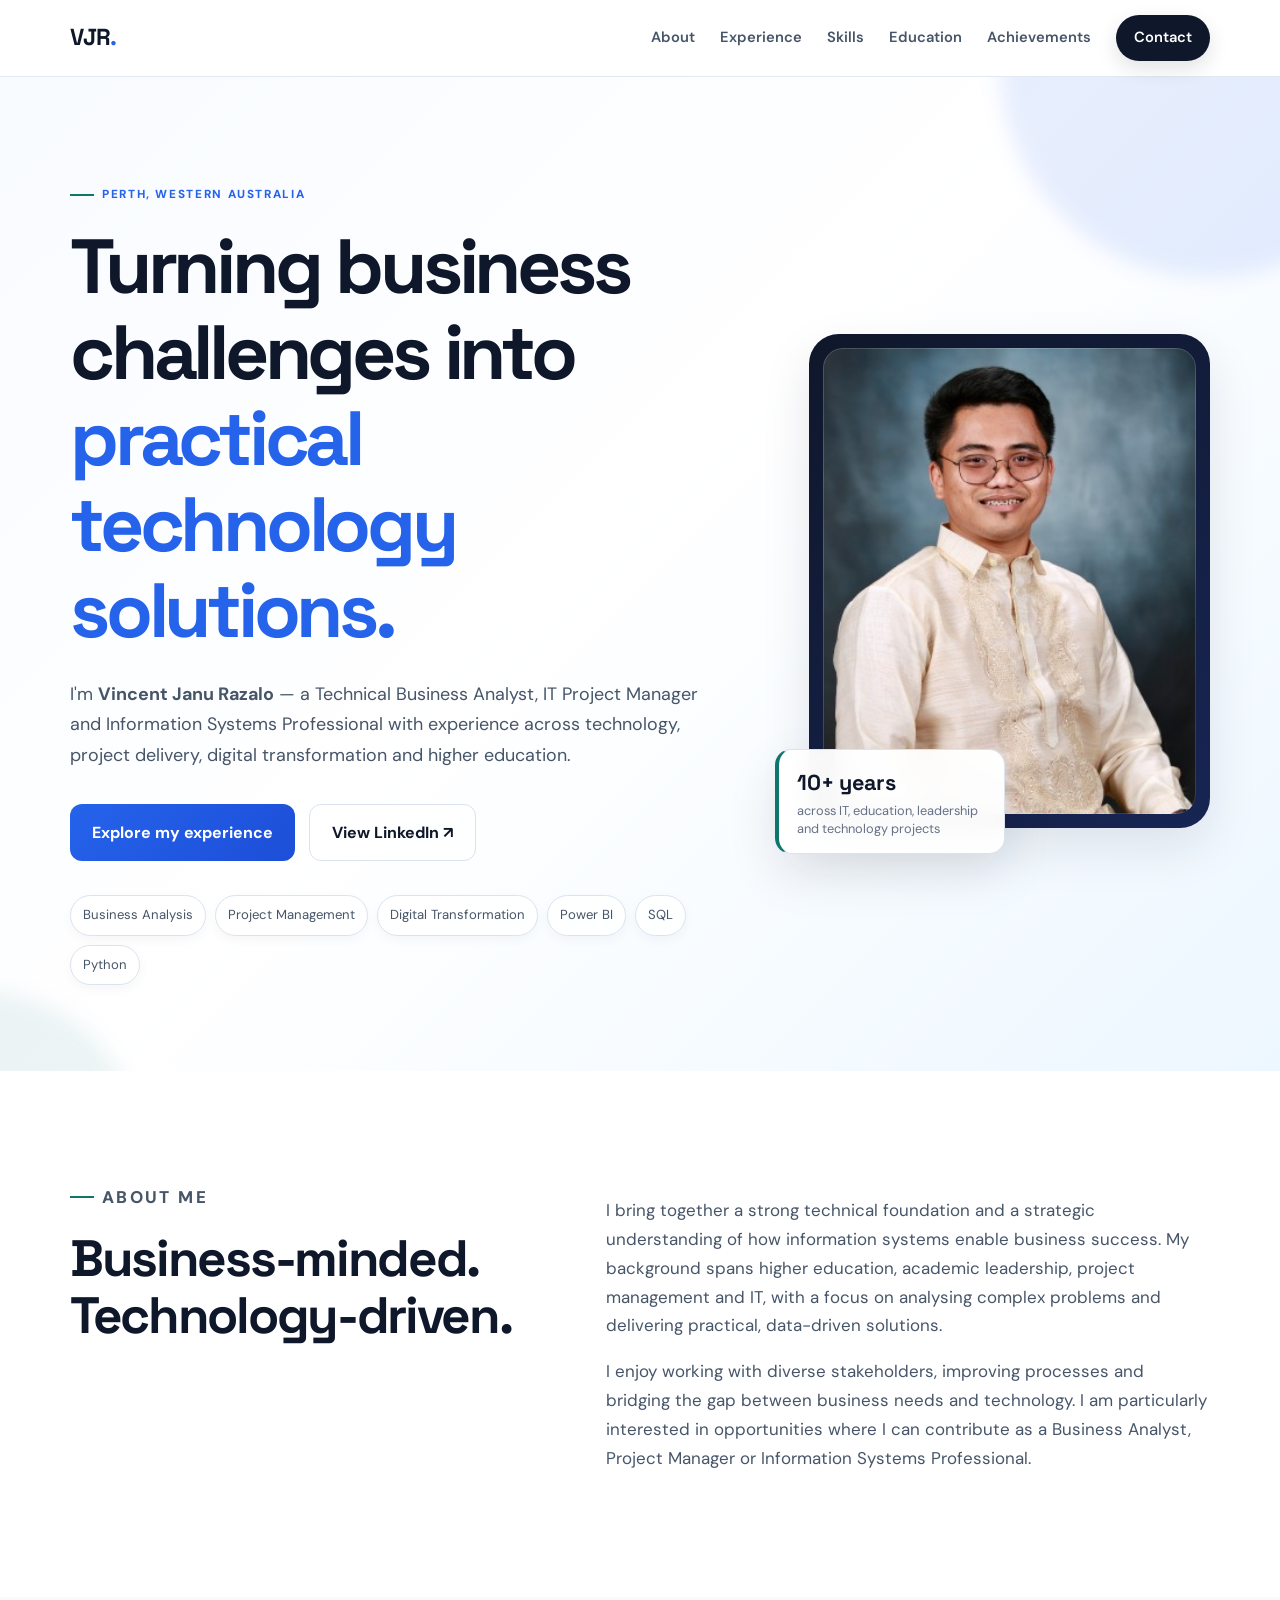
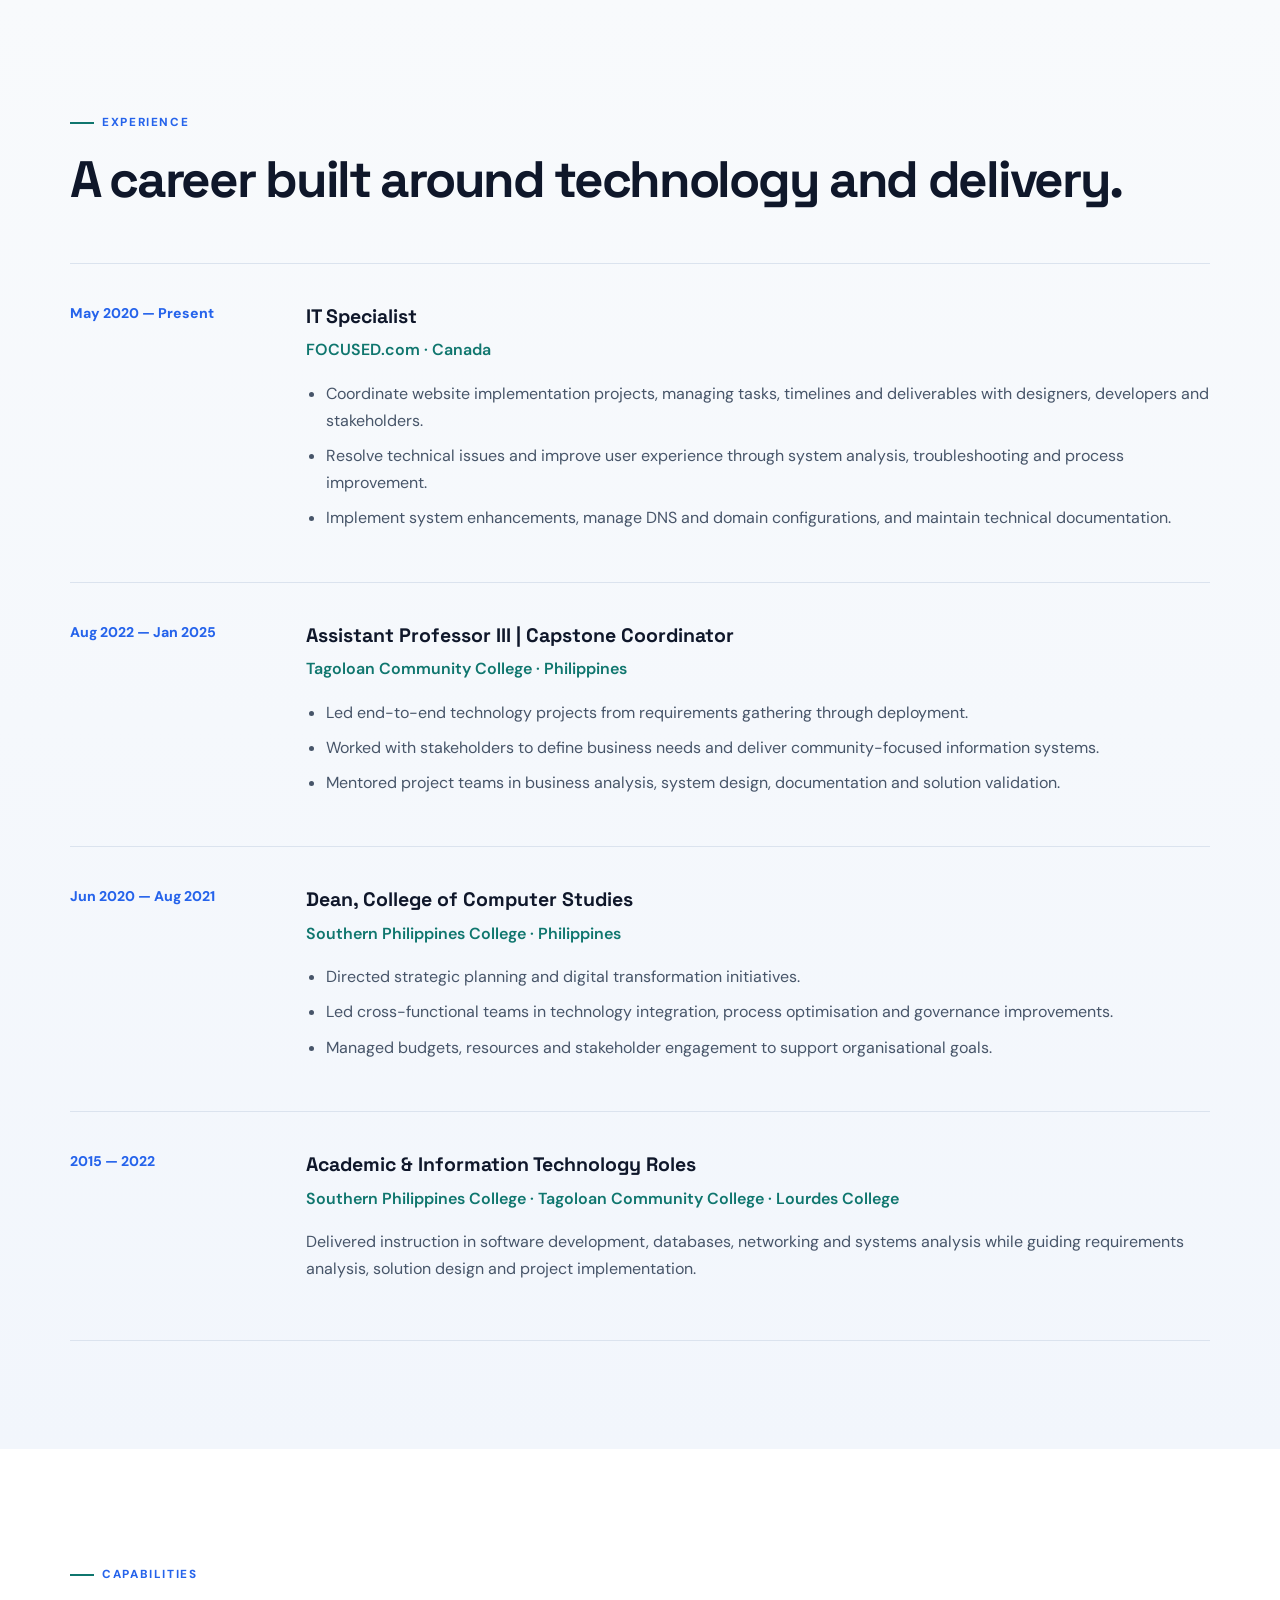
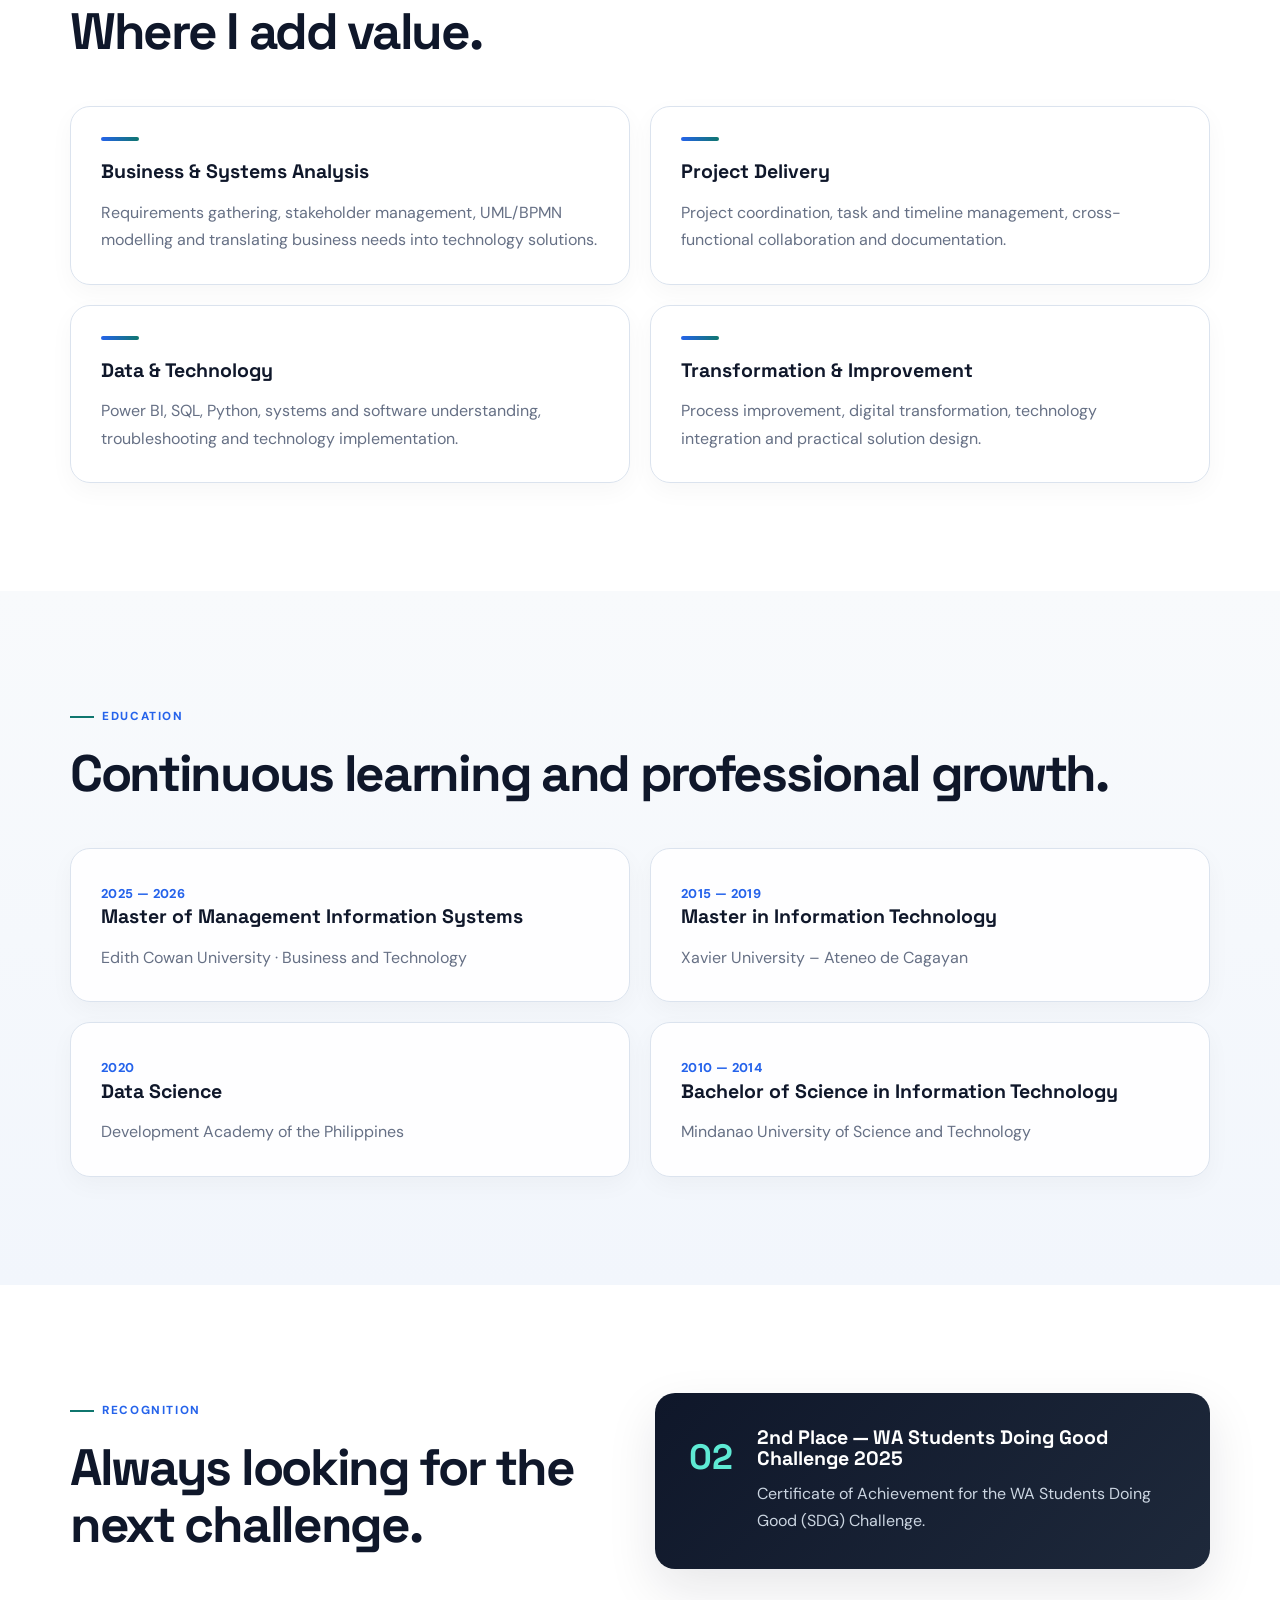
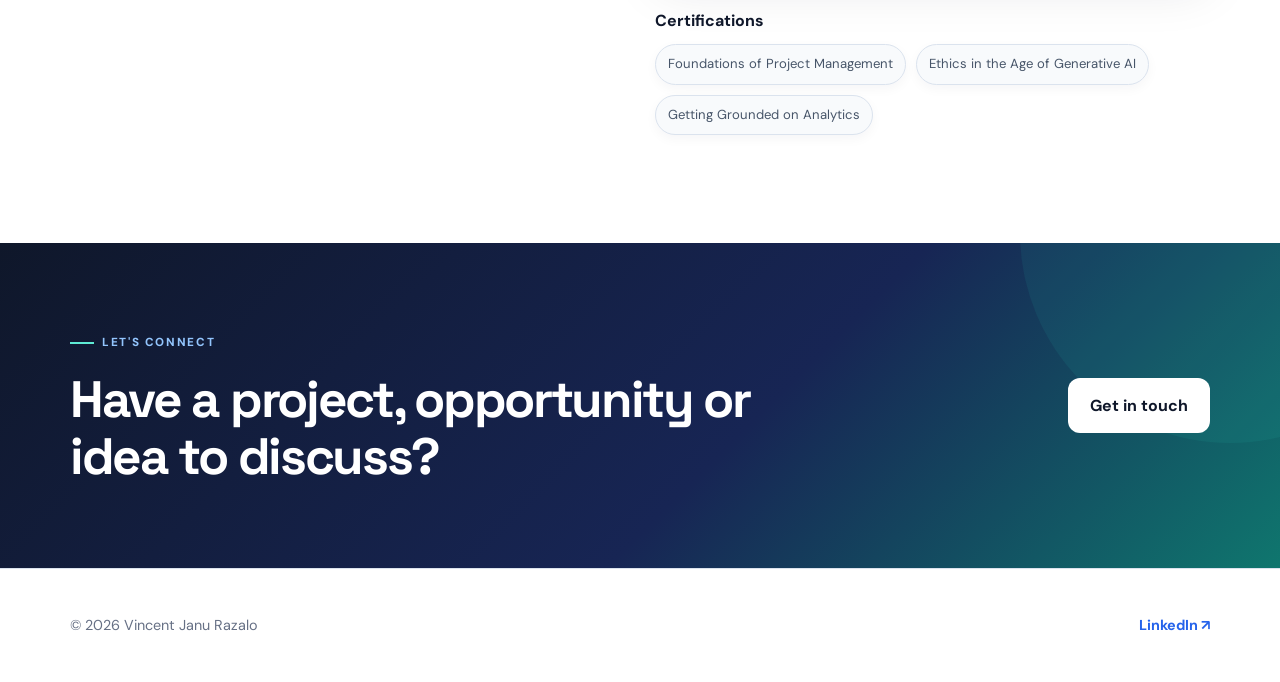
<file: index.html>
<!DOCTYPE html>
<html lang="en">
<head>
  <meta charset="UTF-8">
  <meta name="viewport" content="width=device-width, initial-scale=1.0">
  <meta name="description" content="Portfolio of Vincent Janu Razalo, Technical Business Analyst, IT Project Manager and Information Systems Professional based in Perth, Western Australia.">
  <title>Vincent Janu Razalo | Technical Business Analyst & IT Project Manager</title>
  <link rel="preconnect" href="https://fonts.googleapis.com">
  <link rel="preconnect" href="https://fonts.gstatic.com" crossorigin>
  <link href="https://fonts.googleapis.com/css2?family=DM+Sans:wght@400;500;600;700&family=Space+Grotesk:wght@500;600;700&display=swap" rel="stylesheet">
  <link rel="stylesheet" href="styles.css">
</head>
<body>
  <header class="site-header">
    <div class="container nav">
      <a class="brand" href="#home">VJR<span>.</span></a>
      <button class="menu-toggle" aria-label="Toggle navigation" aria-expanded="false">☰</button>
      <nav class="nav-links" aria-label="Primary navigation">
        <a href="#about">About</a>
        <a href="#experience">Experience</a>
        <a href="#skills">Skills</a>
        <a href="#education">Education</a>
        <a href="#achievements">Achievements</a>
        <a href="contact.html" class="nav-cta">Contact</a>
      </nav>
    </div>
  </header>

  <main>
    <section id="home" class="hero">
      <div class="container hero-grid">
        <div class="hero-content">
          <p class="eyebrow">Perth, Western Australia</p>
          <h1>Turning business challenges into <span>practical technology solutions.</span></h1>
          <p class="hero-intro">I'm <strong>Vincent Janu Razalo</strong> — a Technical Business Analyst, IT Project Manager and Information Systems Professional with experience across technology, project delivery, digital transformation and higher education.</p>
          <div class="hero-actions">
            <a class="button primary" href="#experience">Explore my experience</a>
            <a class="button secondary" href="https://www.linkedin.com/in/vincentjanurazalo/" target="_blank" rel="noopener">View LinkedIn ↗</a>
          </div>
          <div class="hero-tags" aria-label="Areas of expertise">
            <span>Business Analysis</span><span>Project Management</span><span>Digital Transformation</span><span>Power BI</span><span>SQL</span><span>Python</span>
          </div>
        </div>
        <div class="profile-wrap">
          <div class="profile-card">
            <img src="images/1746351554616.jpeg" alt="Portrait of Vincent Janu Razalo">
          </div>
          <div class="profile-note">
            <strong>10+ years</strong>
            <span>across IT, education, leadership and technology projects</span>
          </div>
        </div>
      </div>
    </section>

    <section id="about" class="section">
      <div class="container two-column">
        <div><p class="eyebrow">About me</p><h2>Business-minded. Technology-driven.</h2></div>
        <div>
          <p>I bring together a strong technical foundation and a strategic understanding of how information systems enable business success. My background spans higher education, academic leadership, project management and IT, with a focus on analysing complex problems and delivering practical, data-driven solutions.</p>
          <p>I enjoy working with diverse stakeholders, improving processes and bridging the gap between business needs and technology. I am particularly interested in opportunities where I can contribute as a Business Analyst, Project Manager or Information Systems Professional.</p>
        </div>
      </div>
    </section>

    <section id="experience" class="section section-alt">
      <div class="container">
        <p class="eyebrow">Experience</p>
        <h2>A career built around technology and delivery.</h2>
        <div class="timeline">
          <article class="timeline-item">
            <div class="timeline-date">May 2020 — Present</div>
            <div><h3>IT Specialist</h3><p class="company">FOCUSED.com · Canada</p><ul><li>Coordinate website implementation projects, managing tasks, timelines and deliverables with designers, developers and stakeholders.</li><li>Resolve technical issues and improve user experience through system analysis, troubleshooting and process improvement.</li><li>Implement system enhancements, manage DNS and domain configurations, and maintain technical documentation.</li></ul></div>
          </article>
          <article class="timeline-item">
            <div class="timeline-date">Aug 2022 — Jan 2025</div>
            <div><h3>Assistant Professor III | Capstone Coordinator</h3><p class="company">Tagoloan Community College · Philippines</p><ul><li>Led end-to-end technology projects from requirements gathering through deployment.</li><li>Worked with stakeholders to define business needs and deliver community-focused information systems.</li><li>Mentored project teams in business analysis, system design, documentation and solution validation.</li></ul></div>
          </article>
          <article class="timeline-item">
            <div class="timeline-date">Jun 2020 — Aug 2021</div>
            <div><h3>Dean, College of Computer Studies</h3><p class="company">Southern Philippines College · Philippines</p><ul><li>Directed strategic planning and digital transformation initiatives.</li><li>Led cross-functional teams in technology integration, process optimisation and governance improvements.</li><li>Managed budgets, resources and stakeholder engagement to support organisational goals.</li></ul></div>
          </article>
          <article class="timeline-item compact">
            <div class="timeline-date">2015 — 2022</div>
            <div><h3>Academic & Information Technology Roles</h3><p class="company">Southern Philippines College · Tagoloan Community College · Lourdes College</p><p>Delivered instruction in software development, databases, networking and systems analysis while guiding requirements analysis, solution design and project implementation.</p></div>
          </article>
        </div>
      </div>
    </section>

    <section id="skills" class="section">
      <div class="container">
        <p class="eyebrow">Capabilities</p><h2>Where I add value.</h2>
        <div class="skill-grid">
          <article><h3>Business & Systems Analysis</h3><p>Requirements gathering, stakeholder management, UML/BPMN modelling and translating business needs into technology solutions.</p></article>
          <article><h3>Project Delivery</h3><p>Project coordination, task and timeline management, cross-functional collaboration and documentation.</p></article>
          <article><h3>Data & Technology</h3><p>Power BI, SQL, Python, systems and software understanding, troubleshooting and technology implementation.</p></article>
          <article><h3>Transformation & Improvement</h3><p>Process improvement, digital transformation, technology integration and practical solution design.</p></article>
        </div>
      </div>
    </section>

    <section id="education" class="section section-alt">
      <div class="container"><p class="eyebrow">Education</p><h2>Continuous learning and professional growth.</h2>
        <div class="education-grid">
          <article><span>2025 — 2026</span><h3>Master of Management Information Systems</h3><p>Edith Cowan University · Business and Technology</p></article>
          <article><span>2015 — 2019</span><h3>Master in Information Technology</h3><p>Xavier University – Ateneo de Cagayan</p></article>
          <article><span>2020</span><h3>Data Science</h3><p>Development Academy of the Philippines</p></article>
          <article><span>2010 — 2014</span><h3>Bachelor of Science in Information Technology</h3><p>Mindanao University of Science and Technology</p></article>
        </div>
      </div>
    </section>

    <section id="achievements" class="section">
      <div class="container achievement-grid">
        <div><p class="eyebrow">Recognition</p><h2>Always looking for the next challenge.</h2></div>
        <article class="achievement-card"><span class="award-number">02</span><div><h3>2nd Place — WA Students Doing Good Challenge 2025</h3><p>Certificate of Achievement for the WA Students Doing Good (SDG) Challenge.</p></div></article>
        <div class="cert-list"><p><strong>Certifications</strong></p><span>Foundations of Project Management</span><span>Ethics in the Age of Generative AI</span><span>Getting Grounded on Analytics</span></div>
      </div>
    </section>

    <section class="cta-section">
      <div class="container cta"><div><p class="eyebrow">Let's connect</p><h2>Have a project, opportunity or idea to discuss?</h2></div><a class="button primary light" href="contact.html">Get in touch</a></div>
    </section>
  </main>

  <footer><div class="container footer-content"><p>© <span id="year"></span> Vincent Janu Razalo</p><a href="https://www.linkedin.com/in/vincentjanurazalo/" target="_blank" rel="noopener">LinkedIn ↗</a></div></footer>
  <script src="script.js"></script>
</body>
</html>
</file>
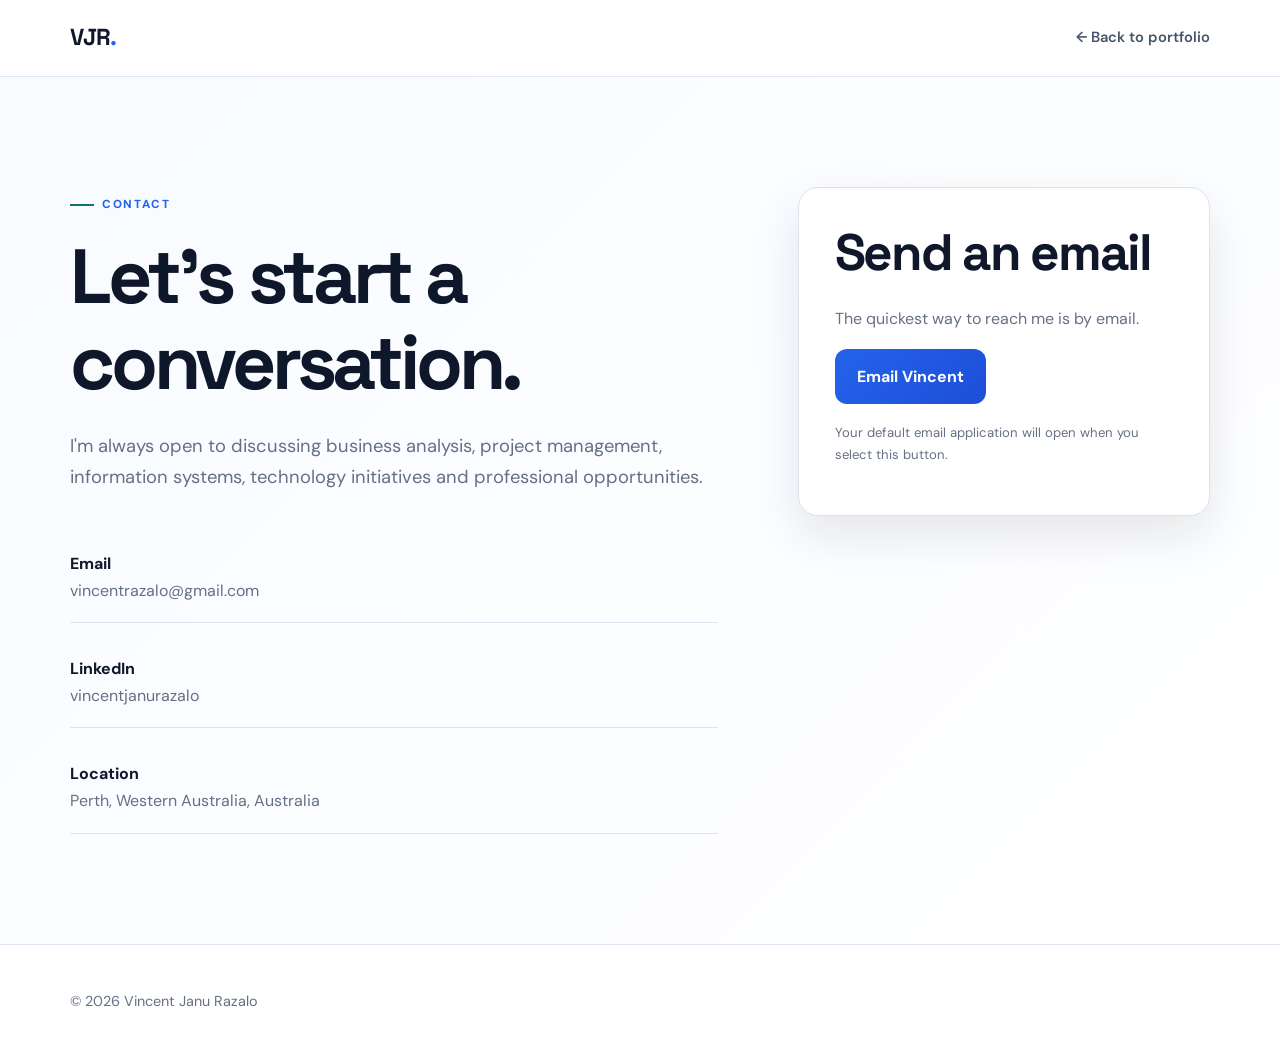
<file: contact.html>
<!DOCTYPE html>
<html lang="en">
<head>
  <meta charset="UTF-8">
  <meta name="viewport" content="width=device-width, initial-scale=1.0">
  <meta name="description" content="Contact Vincent Janu Razalo, Technical Business Analyst and IT Project Manager.">
  <title>Contact | Vincent Janu Razalo</title>
  <link rel="preconnect" href="https://fonts.googleapis.com">
  <link rel="preconnect" href="https://fonts.gstatic.com" crossorigin>
  <link href="https://fonts.googleapis.com/css2?family=DM+Sans:wght@400;500;600;700&family=Space+Grotesk:wght@500;600;700&display=swap" rel="stylesheet">
  <link rel="stylesheet" href="styles.css">
</head>
<body>
  <header class="site-header">
    <div class="container nav"><a class="brand" href="index.html">VJR<span>.</span></a><a class="back-link" href="index.html">← Back to portfolio</a></div>
  </header>
  <main class="contact-page">
    <div class="container contact-grid">
      <section><p class="eyebrow">Contact</p><h1>Let's start a conversation.</h1><p class="contact-intro">I'm always open to discussing business analysis, project management, information systems, technology initiatives and professional opportunities.</p><div class="contact-methods"><a href="mailto:vincentrazalo@gmail.com"><strong>Email</strong><span>vincentrazalo@gmail.com</span></a><a href="https://www.linkedin.com/in/vincentjanurazalo/" target="_blank" rel="noopener"><strong>LinkedIn</strong><span>vincentjanurazalo</span></a><div><strong>Location</strong><span>Perth, Western Australia, Australia</span></div></div></section>
      <aside class="contact-card"><h2>Send an email</h2><p>The quickest way to reach me is by email.</p><a class="button primary" href="mailto:vincentrazalo@gmail.com?subject=Portfolio%20Enquiry">Email Vincent</a><p class="small-note">Your default email application will open when you select this button.</p></aside>
    </div>
  </main>
  <footer><div class="container footer-content"><p>© <span id="year"></span> Vincent Janu Razalo</p></div></footer>
  <script src="script.js"></script>
</body>
</html>
</file>
<file: styles.css>
:root{
  --navy:#0f172a;--navy-soft:#172554;--blue:#2563eb;--blue-light:#dbeafe;--teal:#0f766e;--teal-light:#ccfbf1;--ink:#172033;--muted:#667085;--paper:#ffffff;--surface:#f8fafc;--surface-2:#eef4ff;--line:#dbe3ee;--radius:20px;--shadow:0 20px 50px rgba(15,23,42,.10);--shadow-hover:0 24px 60px rgba(15,23,42,.16)}
*{box-sizing:border-box}html{scroll-behavior:smooth}body{margin:0;font-family:'DM Sans',sans-serif;color:var(--ink);background:var(--paper);line-height:1.7}.container{width:min(1140px,calc(100% - 48px));margin:auto}
.site-header{position:sticky;top:0;z-index:20;background:rgba(255,255,255,.88);backdrop-filter:blur(16px);border-bottom:1px solid rgba(219,227,238,.8)}.nav{min-height:76px;display:flex;align-items:center;justify-content:space-between;gap:24px}.brand{font-family:'Space Grotesk',sans-serif;font-weight:700;font-size:1.45rem;letter-spacing:-.04em;text-decoration:none;color:var(--navy)}.brand span{color:var(--blue)}
.nav-links{display:flex;align-items:center;gap:25px}.nav-links a,.back-link{color:#475569;text-decoration:none;font-size:.92rem;font-weight:600;transition:color .2s,transform .2s}.nav-links a:hover,.back-link:hover{color:var(--blue)}.nav-cta{padding:10px 18px!important;border-radius:999px;background:var(--navy);color:#fff!important;box-shadow:0 8px 20px rgba(15,23,42,.12)}.nav-cta:hover{background:var(--blue);transform:translateY(-1px)}.menu-toggle{display:none;border:0;background:none;color:var(--navy);font-size:1.55rem}
.hero{position:relative;overflow:hidden;padding:100px 0 86px;background:linear-gradient(135deg,#f8fbff 0%,#fff 48%,#edf7ff 100%)}.hero:before,.hero:after{content:"";position:absolute;border-radius:999px;filter:blur(10px);pointer-events:none}.hero:before{width:420px;height:420px;right:-140px;top:-220px;background:rgba(37,99,235,.11)}.hero:after{width:320px;height:320px;left:-180px;bottom:-240px;background:rgba(15,118,110,.08)}.hero-grid{position:relative;z-index:1;display:grid;grid-template-columns:1.35fr .82fr;align-items:center;gap:80px}.eyebrow{display:inline-flex;align-items:center;gap:8px;text-transform:uppercase;letter-spacing:.14em;font-size:.73rem;font-weight:800;color:var(--blue);margin:0 0 18px}.eyebrow:before{content:"";width:24px;height:2px;background:var(--teal)}
h1,h2,h3{font-family:'Space Grotesk',sans-serif;line-height:1.12;margin-top:0;color:var(--navy)}h1{font-size:clamp(3rem,6vw,5.5rem);letter-spacing:-.055em;margin-bottom:26px;max-width:820px}h1 span{color:var(--blue)}h2{font-size:clamp(2.1rem,4vw,3.35rem);letter-spacing:-.045em;margin-bottom:24px}h3{font-size:1.22rem;margin-bottom:9px}.hero-intro{font-size:1.12rem;max-width:720px;color:#475569}.hero-actions{display:flex;flex-wrap:wrap;gap:14px;margin:34px 0}.button{display:inline-flex;align-items:center;justify-content:center;padding:14px 22px;border-radius:12px;text-decoration:none;font-weight:700;transition:transform .2s,box-shadow .2s,background .2s}.button:hover{transform:translateY(-3px);box-shadow:var(--shadow)}.primary{background:linear-gradient(135deg,var(--blue),#1d4ed8);color:#fff}.secondary{border:1px solid var(--line);color:var(--navy);background:rgba(255,255,255,.8)}.secondary:hover{border-color:#93c5fd;background:#fff}
.hero-tags{display:flex;flex-wrap:wrap;gap:9px}.hero-tags span,.cert-list span{font-size:.82rem;padding:8px 12px;background:rgba(255,255,255,.88);border:1px solid var(--line);border-radius:999px;color:#475569;box-shadow:0 4px 12px rgba(15,23,42,.04)}.profile-wrap{position:relative}.profile-card{position:relative;background:linear-gradient(145deg,var(--navy),var(--navy-soft));border-radius:30px;padding:14px;box-shadow:var(--shadow)}.profile-card:after{content:"";position:absolute;inset:14px;border:1px solid rgba(255,255,255,.16);border-radius:20px;pointer-events:none}.profile-card img{width:100%;display:block;border-radius:20px;aspect-ratio:4/5;object-fit:cover}.profile-note{position:absolute;left:-34px;bottom:-26px;background:rgba(255,255,255,.96);backdrop-filter:blur(12px);border:1px solid var(--line);box-shadow:var(--shadow);border-radius:16px;padding:15px 18px;max-width:230px;border-left:4px solid var(--teal)}.profile-note strong{display:block;font-family:'Space Grotesk';font-size:1.35rem;color:var(--navy)}.profile-note span{font-size:.8rem;color:var(--muted);line-height:1.4;display:block}
.section{padding:108px 0}.section-alt{background:linear-gradient(180deg,#f8fafc 0%,#f2f6fc 100%)}.two-column{display:grid;grid-template-columns:.85fr 1.15fr;gap:90px}.two-column p{color:#475569;font-size:1.06rem}.timeline{margin-top:54px;border-top:1px solid var(--line)}.timeline-item{display:grid;grid-template-columns:190px 1fr;gap:46px;padding:38px 0;border-bottom:1px solid var(--line)}.timeline-item>div:last-child{padding:4px 0}.timeline-date{font-size:.88rem;font-weight:800;color:var(--blue)}.company{color:var(--teal);font-weight:600;margin-top:0}.timeline ul{padding-left:20px;margin-bottom:0;color:#475569}.timeline li{margin-bottom:8px}.compact p:last-child{color:#475569}
.skill-grid,.education-grid{display:grid;grid-template-columns:repeat(2,1fr);gap:20px;margin-top:46px}.skill-grid article,.education-grid article{position:relative;padding:30px;background:rgba(255,255,255,.92);border:1px solid var(--line);border-radius:var(--radius);box-shadow:0 8px 24px rgba(15,23,42,.035);transition:transform .2s,box-shadow .2s,border-color .2s}.skill-grid article:hover,.education-grid article:hover{transform:translateY(-5px);box-shadow:var(--shadow);border-color:#bfdbfe}.skill-grid article:before{content:"";display:block;width:38px;height:4px;border-radius:999px;background:linear-gradient(90deg,var(--blue),var(--teal));margin-bottom:20px}.skill-grid p,.education-grid p{margin-bottom:0;color:var(--muted)}.education-grid span{font-size:.8rem;font-weight:800;letter-spacing:.03em;color:var(--blue)}
.achievement-grid{display:grid;grid-template-columns:1fr 1fr;gap:30px;align-items:start}.achievement-card{padding:34px;border-radius:var(--radius);background:linear-gradient(135deg,var(--navy),#1e293b);color:#fff;display:flex;gap:24px;box-shadow:var(--shadow)}.achievement-card h3{margin-bottom:10px;color:#fff}.achievement-card p{color:#cbd5e1;margin:0}.award-number{font-family:'Space Grotesk';font-size:2.2rem;font-weight:700;color:#5eead4}.cert-list{grid-column:2;display:flex;flex-wrap:wrap;gap:10px}.cert-list p{width:100%;margin:0;color:var(--navy)}.cert-list span{background:var(--surface)}
.cta-section{position:relative;overflow:hidden;padding:82px 0;background:linear-gradient(135deg,var(--navy),var(--navy-soft) 58%,#0f766e)}.cta-section:after{content:"";position:absolute;width:420px;height:420px;border-radius:50%;right:-160px;top:-220px;background:rgba(45,212,191,.08)}.cta{position:relative;z-index:1;display:flex;align-items:center;justify-content:space-between;gap:32px}.cta .eyebrow{color:#93c5fd}.cta .eyebrow:before{background:#5eead4}.cta h2{margin:0;max-width:700px;color:#fff}.light{background:#fff;color:var(--navy);white-space:nowrap}.light:hover{background:#f8fafc}
footer{padding:30px 0;background:#fff;border-top:1px solid var(--line)}.footer-content{display:flex;justify-content:space-between;align-items:center;color:var(--muted);font-size:.9rem}.footer-content a{color:var(--blue);text-decoration:none;font-weight:700}.contact-page{min-height:calc(100vh - 140px);padding:110px 0;background:linear-gradient(135deg,#f8fbff,#fff)}.contact-grid{display:grid;grid-template-columns:1.1fr .7fr;gap:80px}.contact-intro{font-size:1.15rem;color:var(--muted);max-width:680px}.contact-methods{margin-top:38px;display:grid;gap:14px}.contact-methods a,.contact-methods div{padding:18px 0;border-bottom:1px solid var(--line);text-decoration:none}.contact-methods strong,.contact-methods span{display:block}.contact-methods strong{color:var(--navy)}.contact-methods span{color:var(--muted)}.contact-card{background:#fff;padding:36px;border-radius:var(--radius);height:max-content;border:1px solid var(--line);box-shadow:var(--shadow)}.contact-card p{color:var(--muted)}.small-note{font-size:.82rem;margin-top:18px}
@media(max-width:800px){.container{width:min(100% - 36px,1140px)}.nav-links{display:none;position:absolute;top:76px;left:0;right:0;background:rgba(255,255,255,.98);backdrop-filter:blur(14px);border-bottom:1px solid var(--line);padding:20px;flex-direction:column;align-items:stretch;box-shadow:0 14px 30px rgba(15,23,42,.08)}.nav-links.open{display:flex}.menu-toggle{display:block}.hero{padding-top:70px}.hero-grid,.two-column,.contact-grid{grid-template-columns:1fr;gap:46px}.profile-wrap{max-width:410px;margin:auto}.profile-note{left:12px}.section{padding:78px 0}.timeline-item{grid-template-columns:1fr;gap:8px}.skill-grid,.education-grid,.achievement-grid{grid-template-columns:1fr}.cert-list{grid-column:auto}.cta{align-items:flex-start;flex-direction:column}}@media(max-width:480px){.container{width:min(100% - 28px,1140px)}h1{font-size:2.8rem}.hero-actions,.button{width:100%}.hero-tags span{font-size:.75rem}.skill-grid,.education-grid{grid-template-columns:1fr}.profile-note{max-width:205px}.section{padding:68px 0}}
</file>
